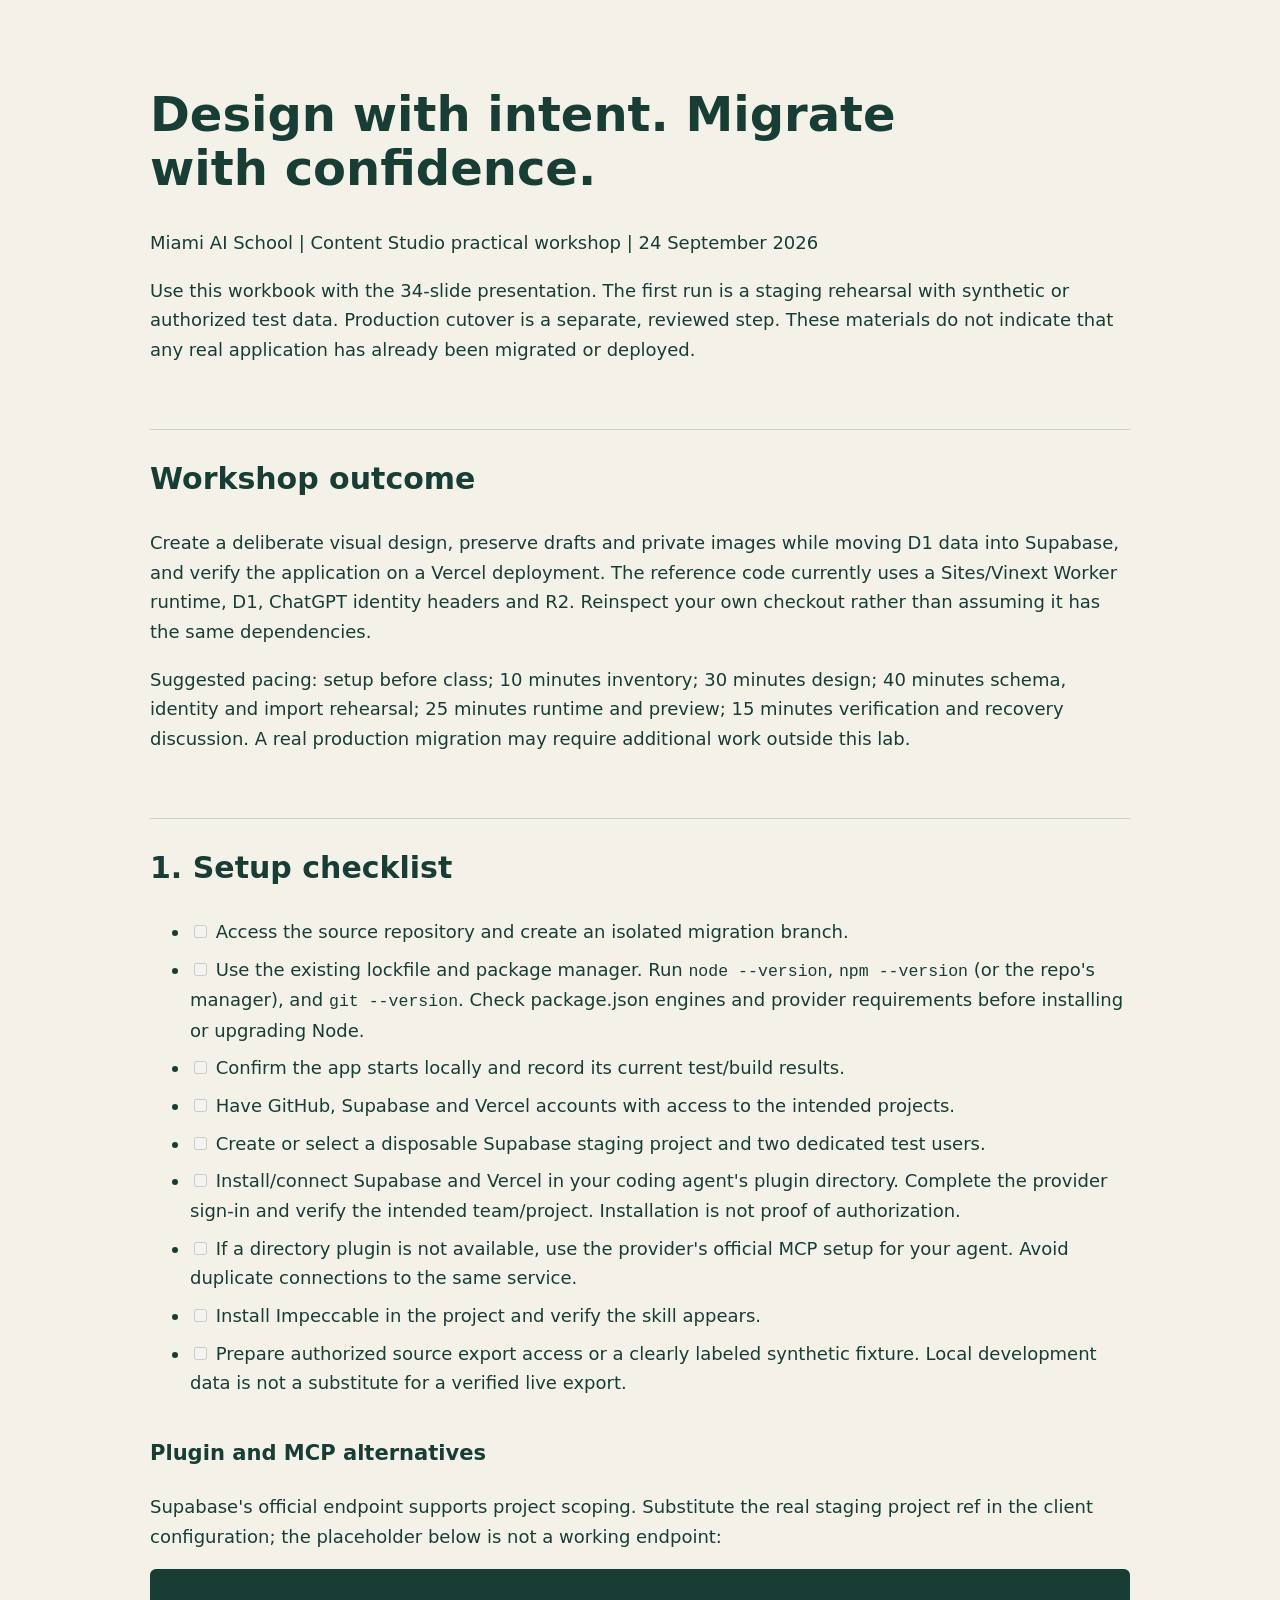
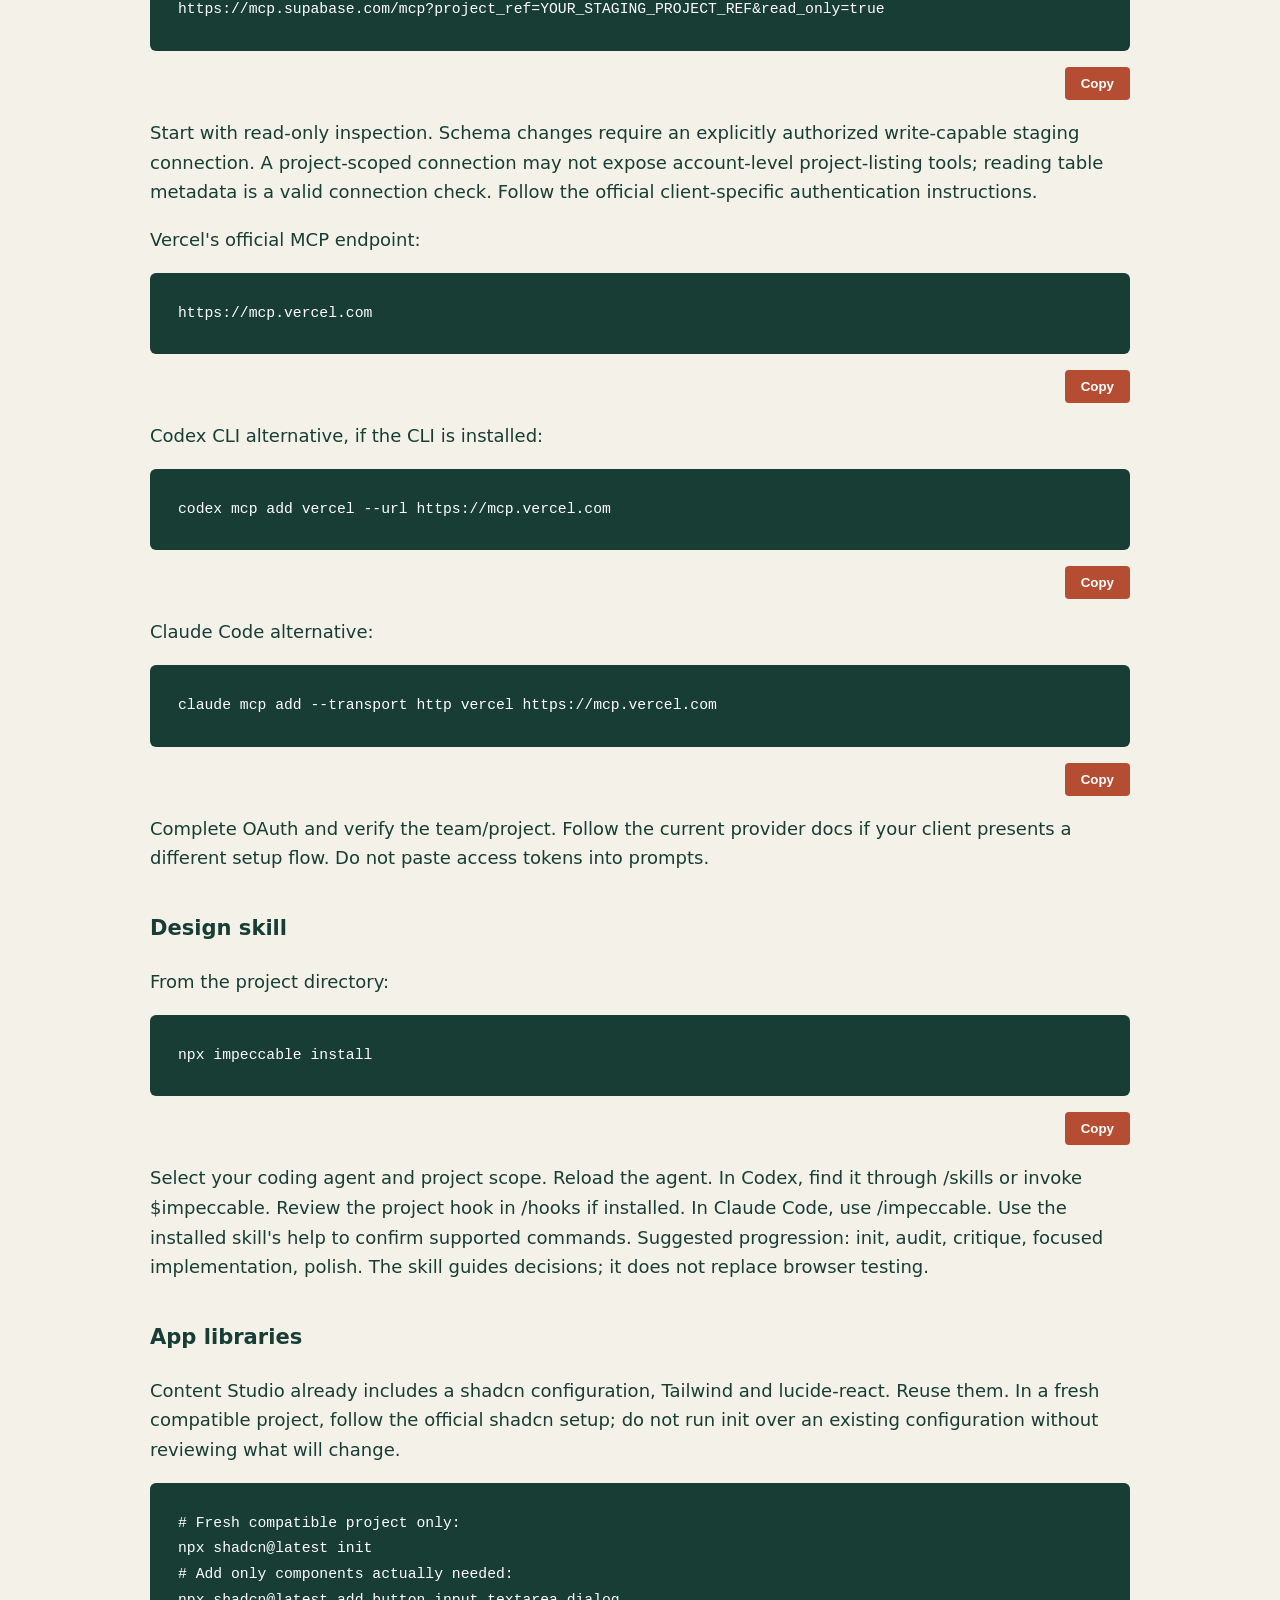
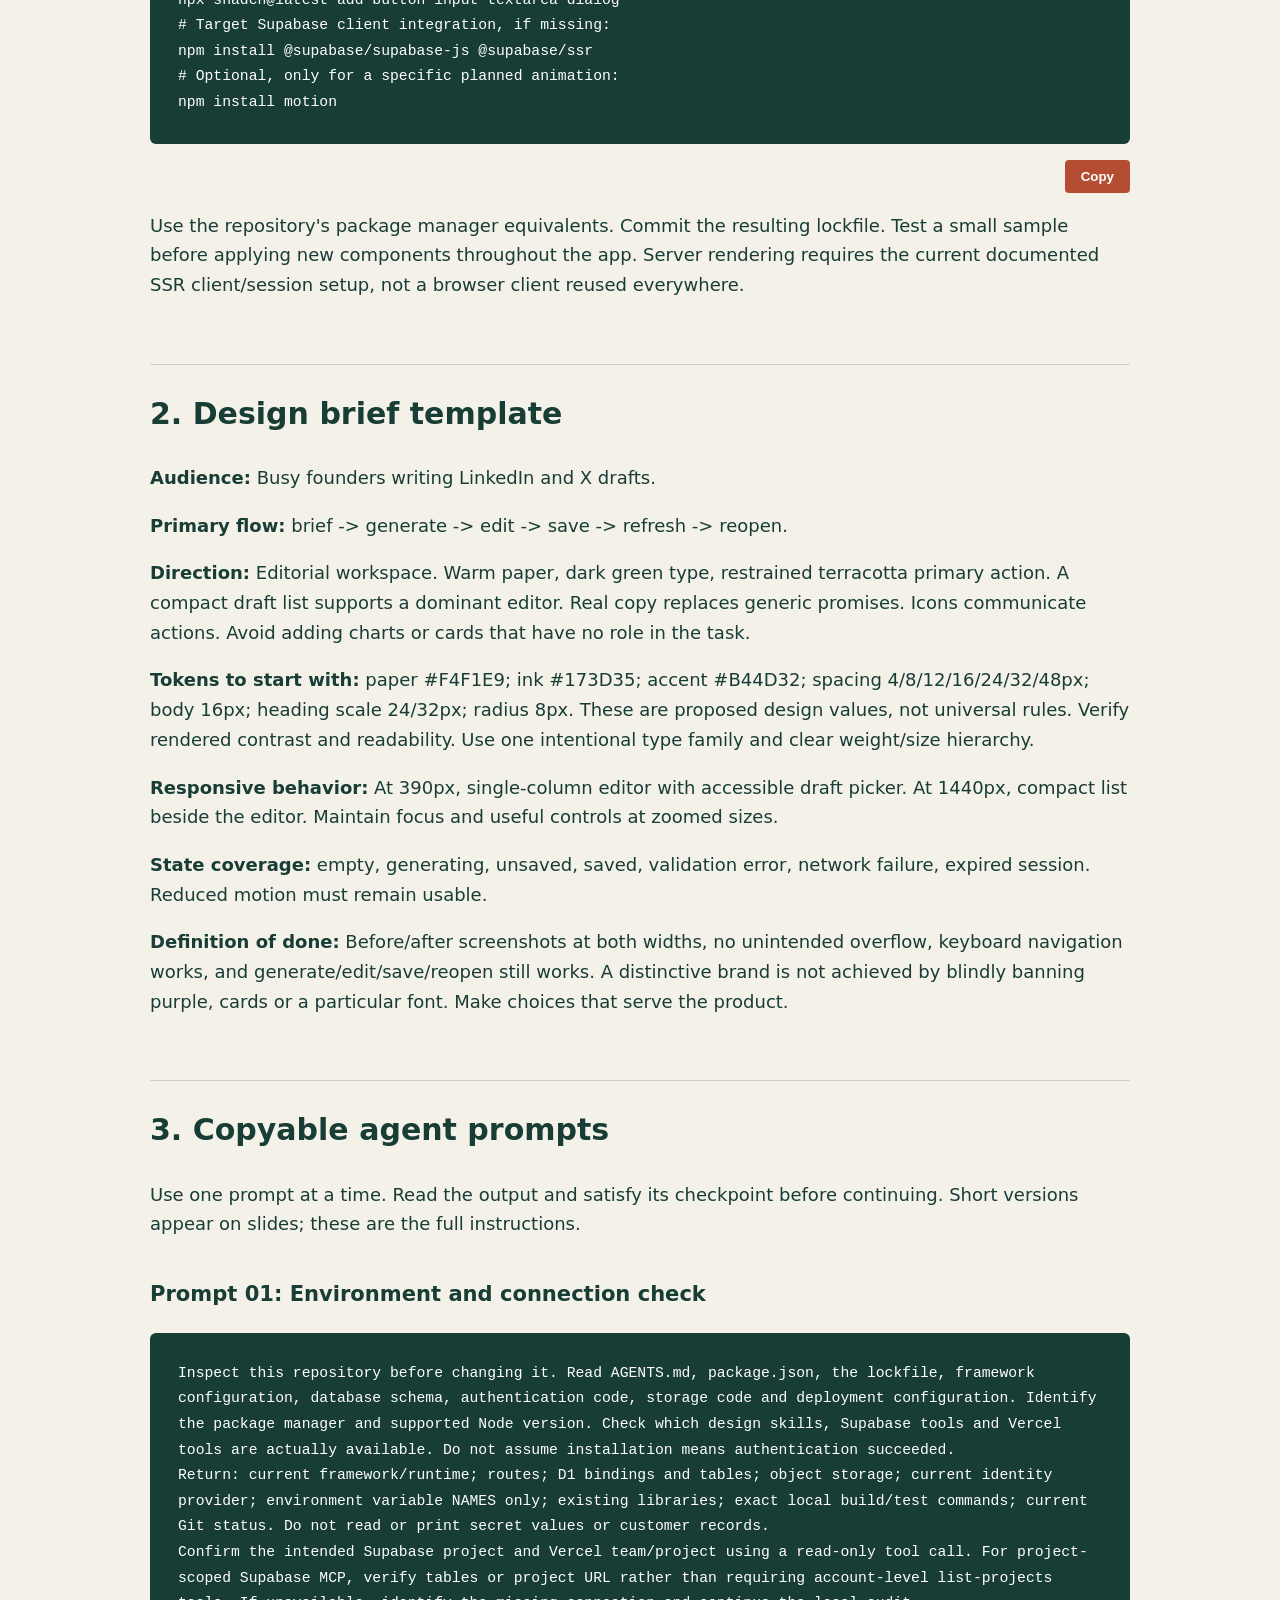
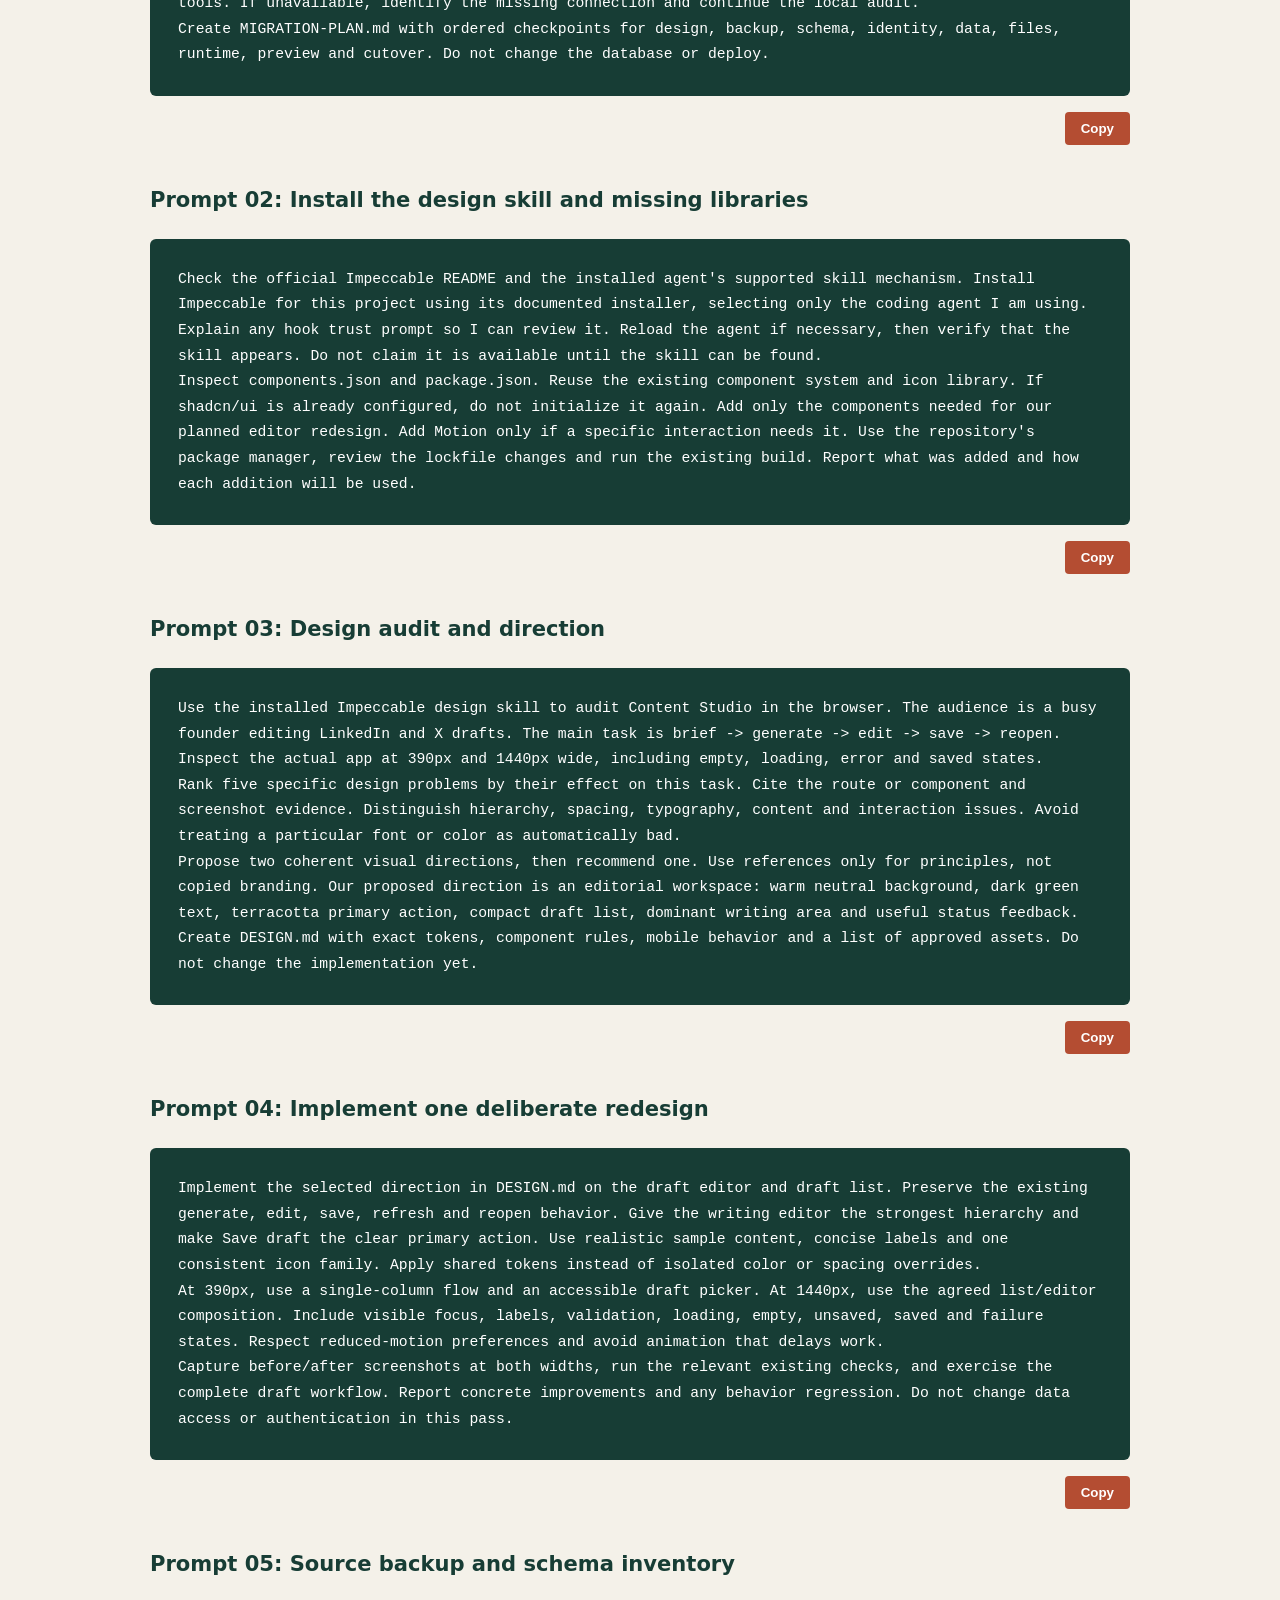
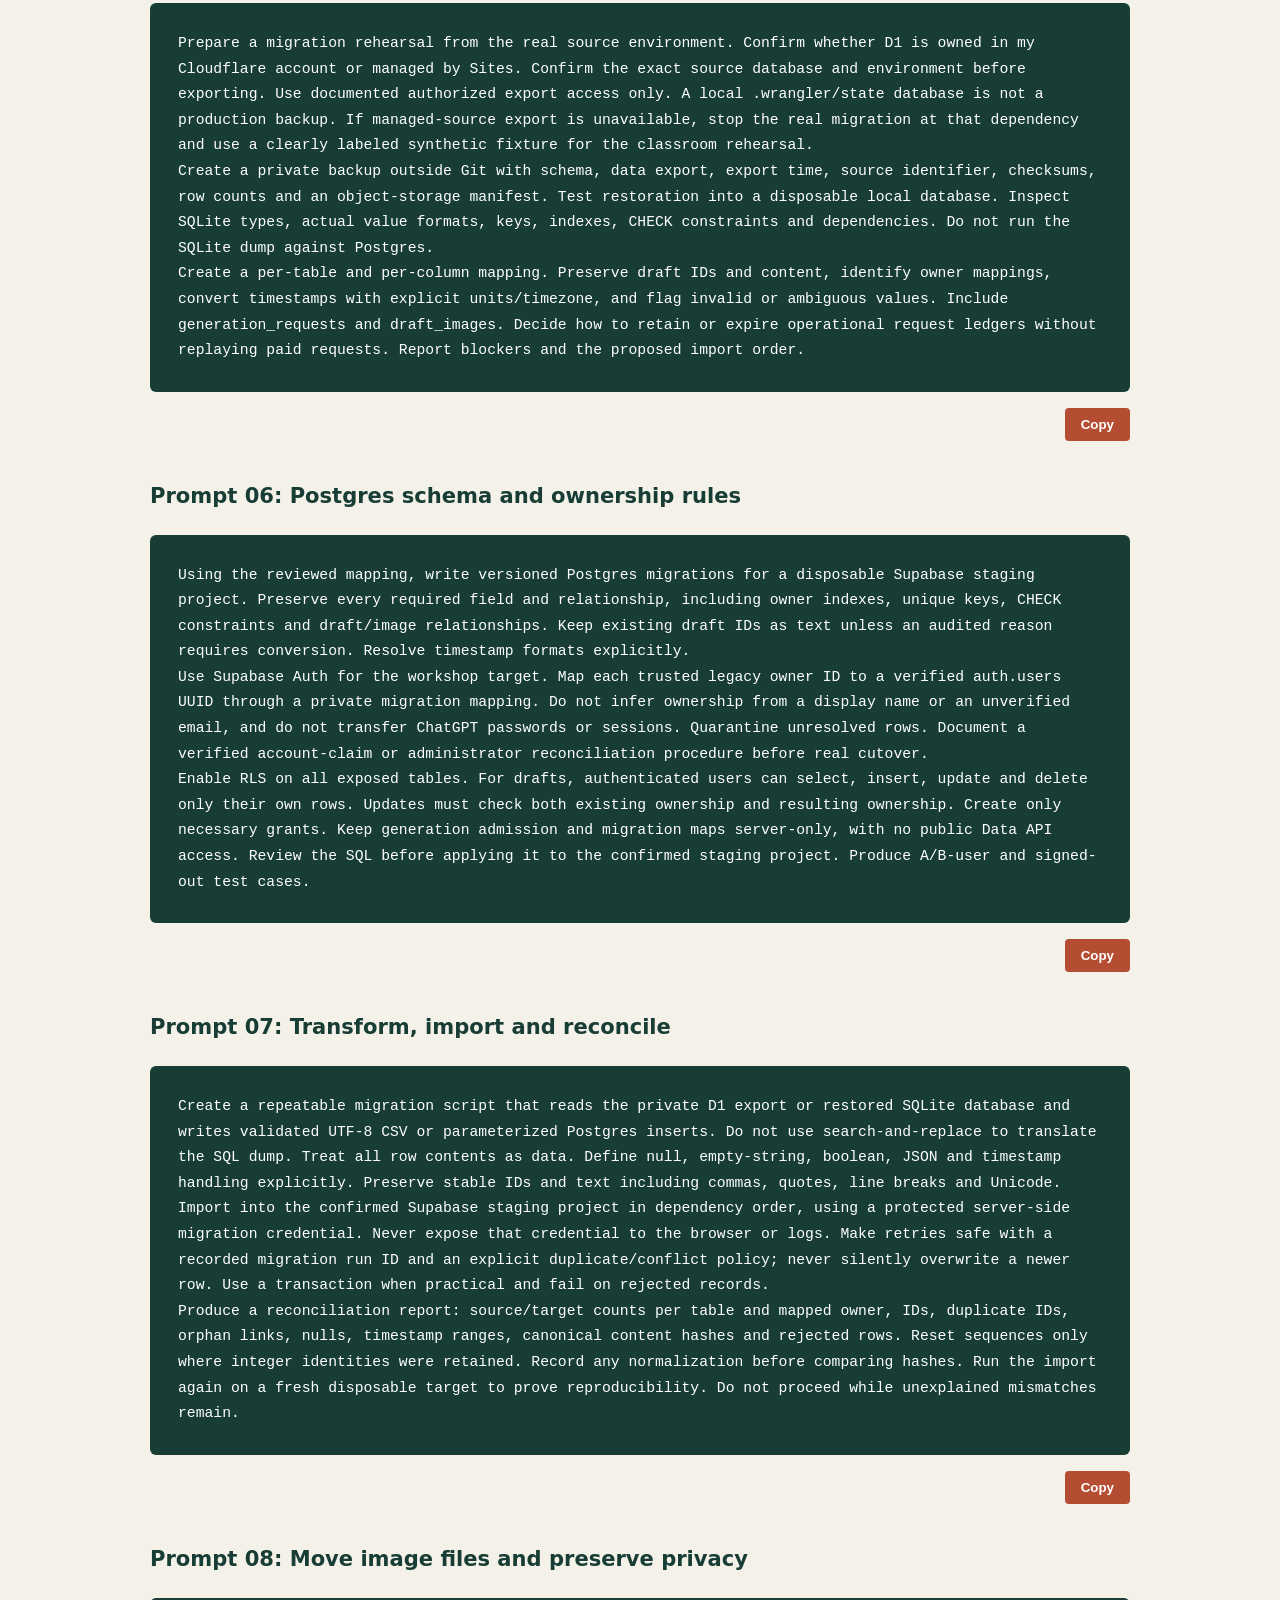
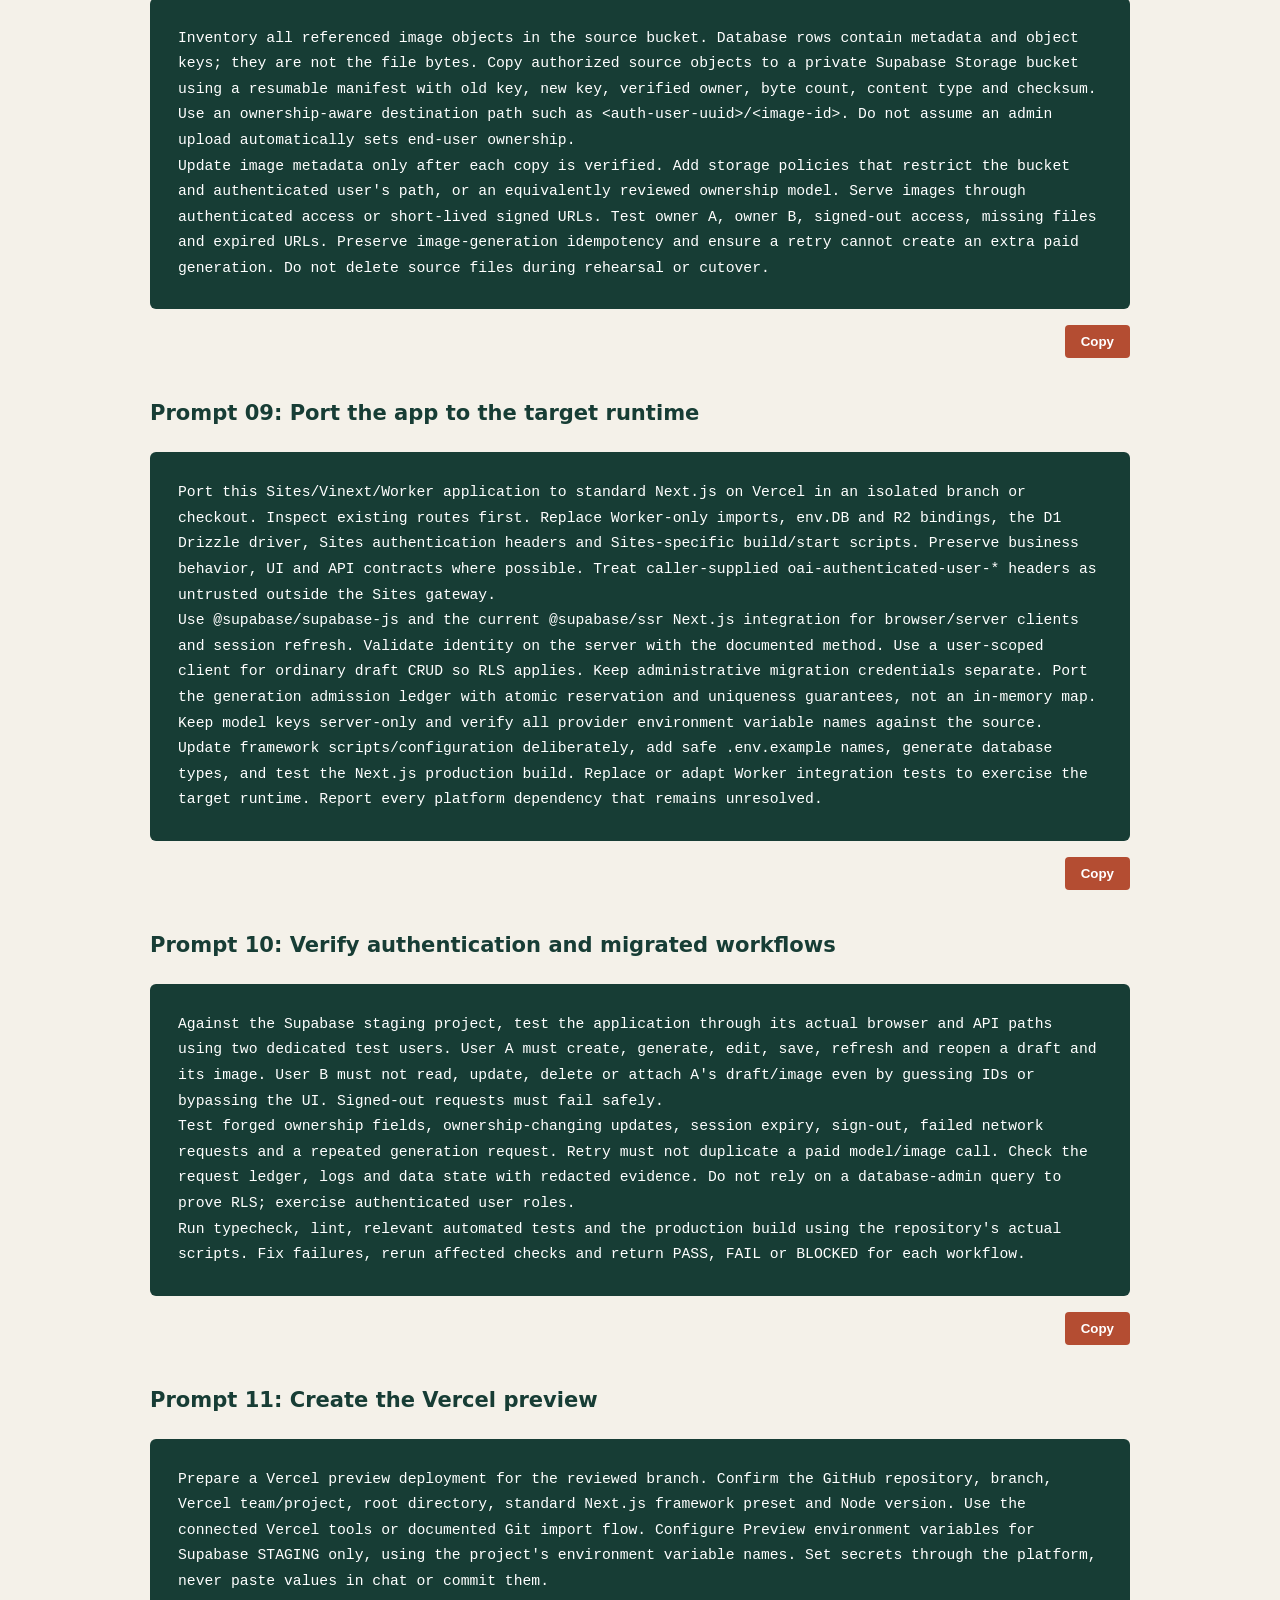
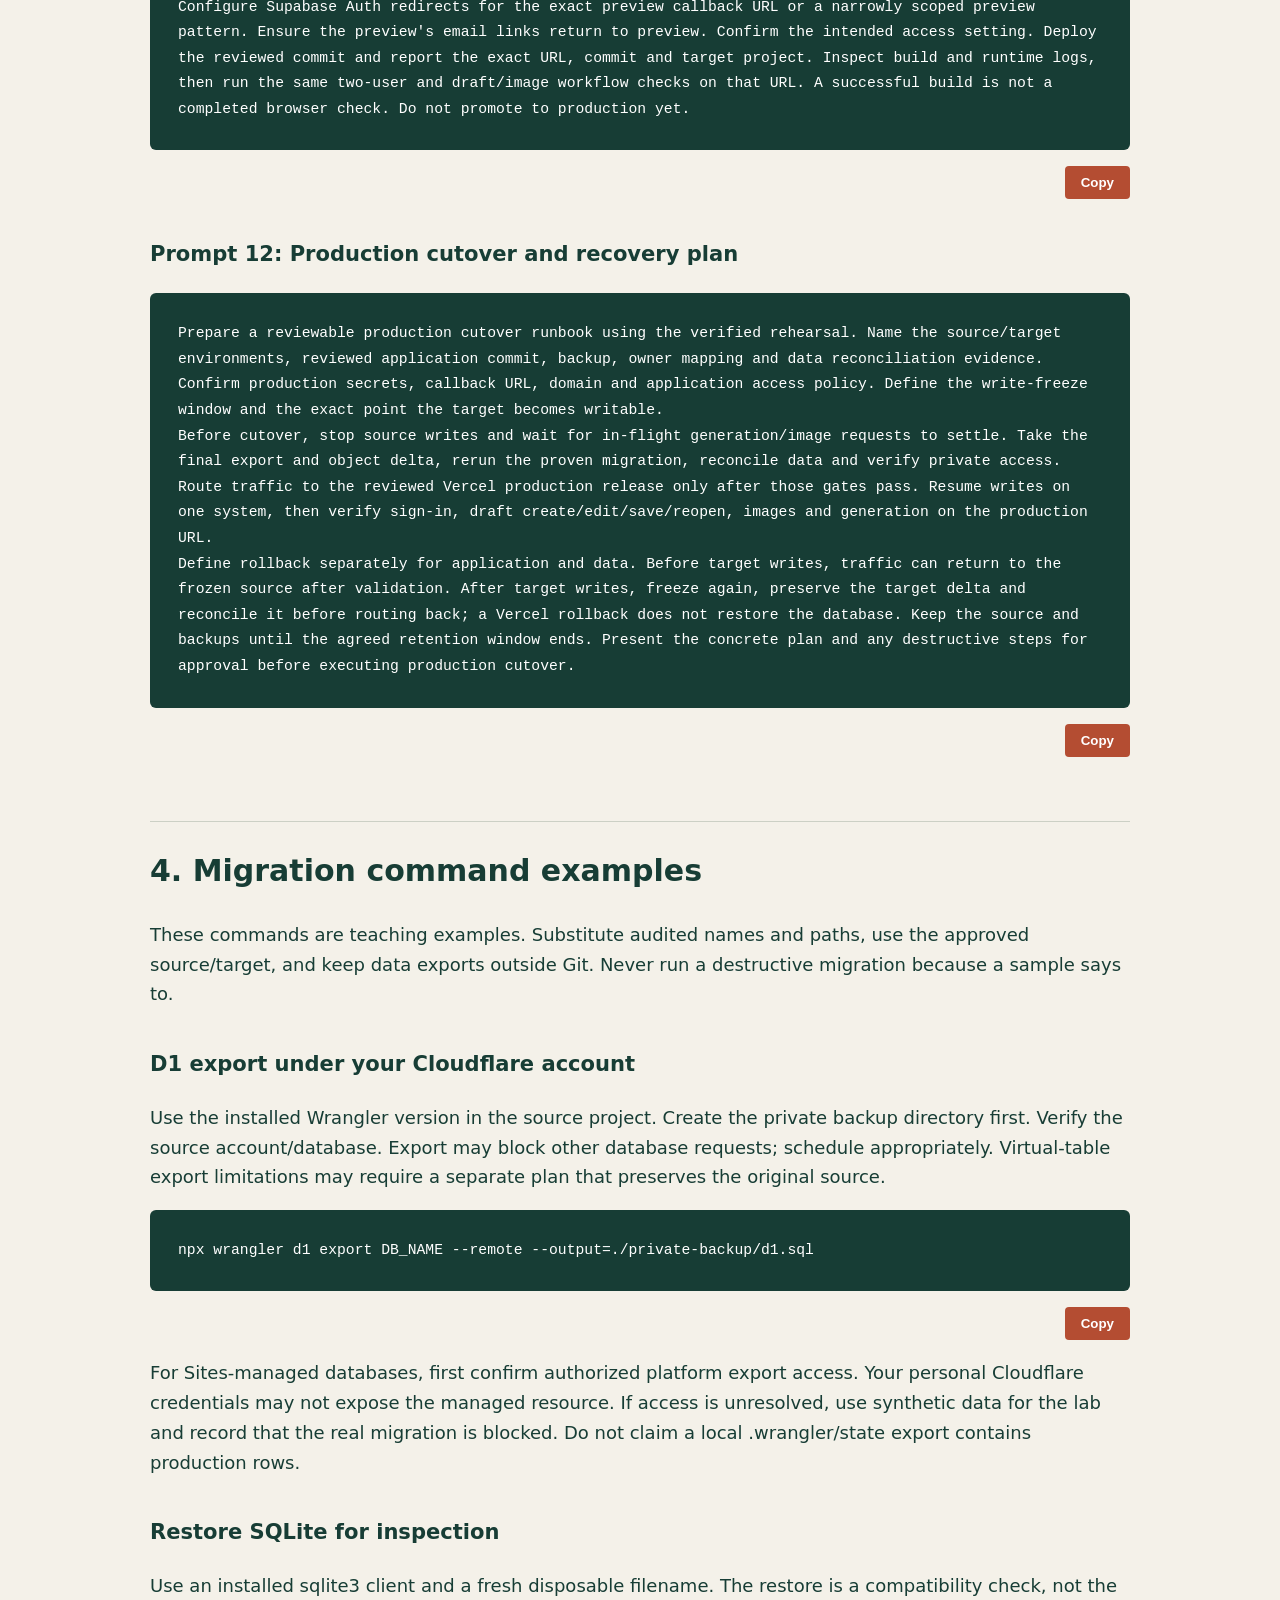
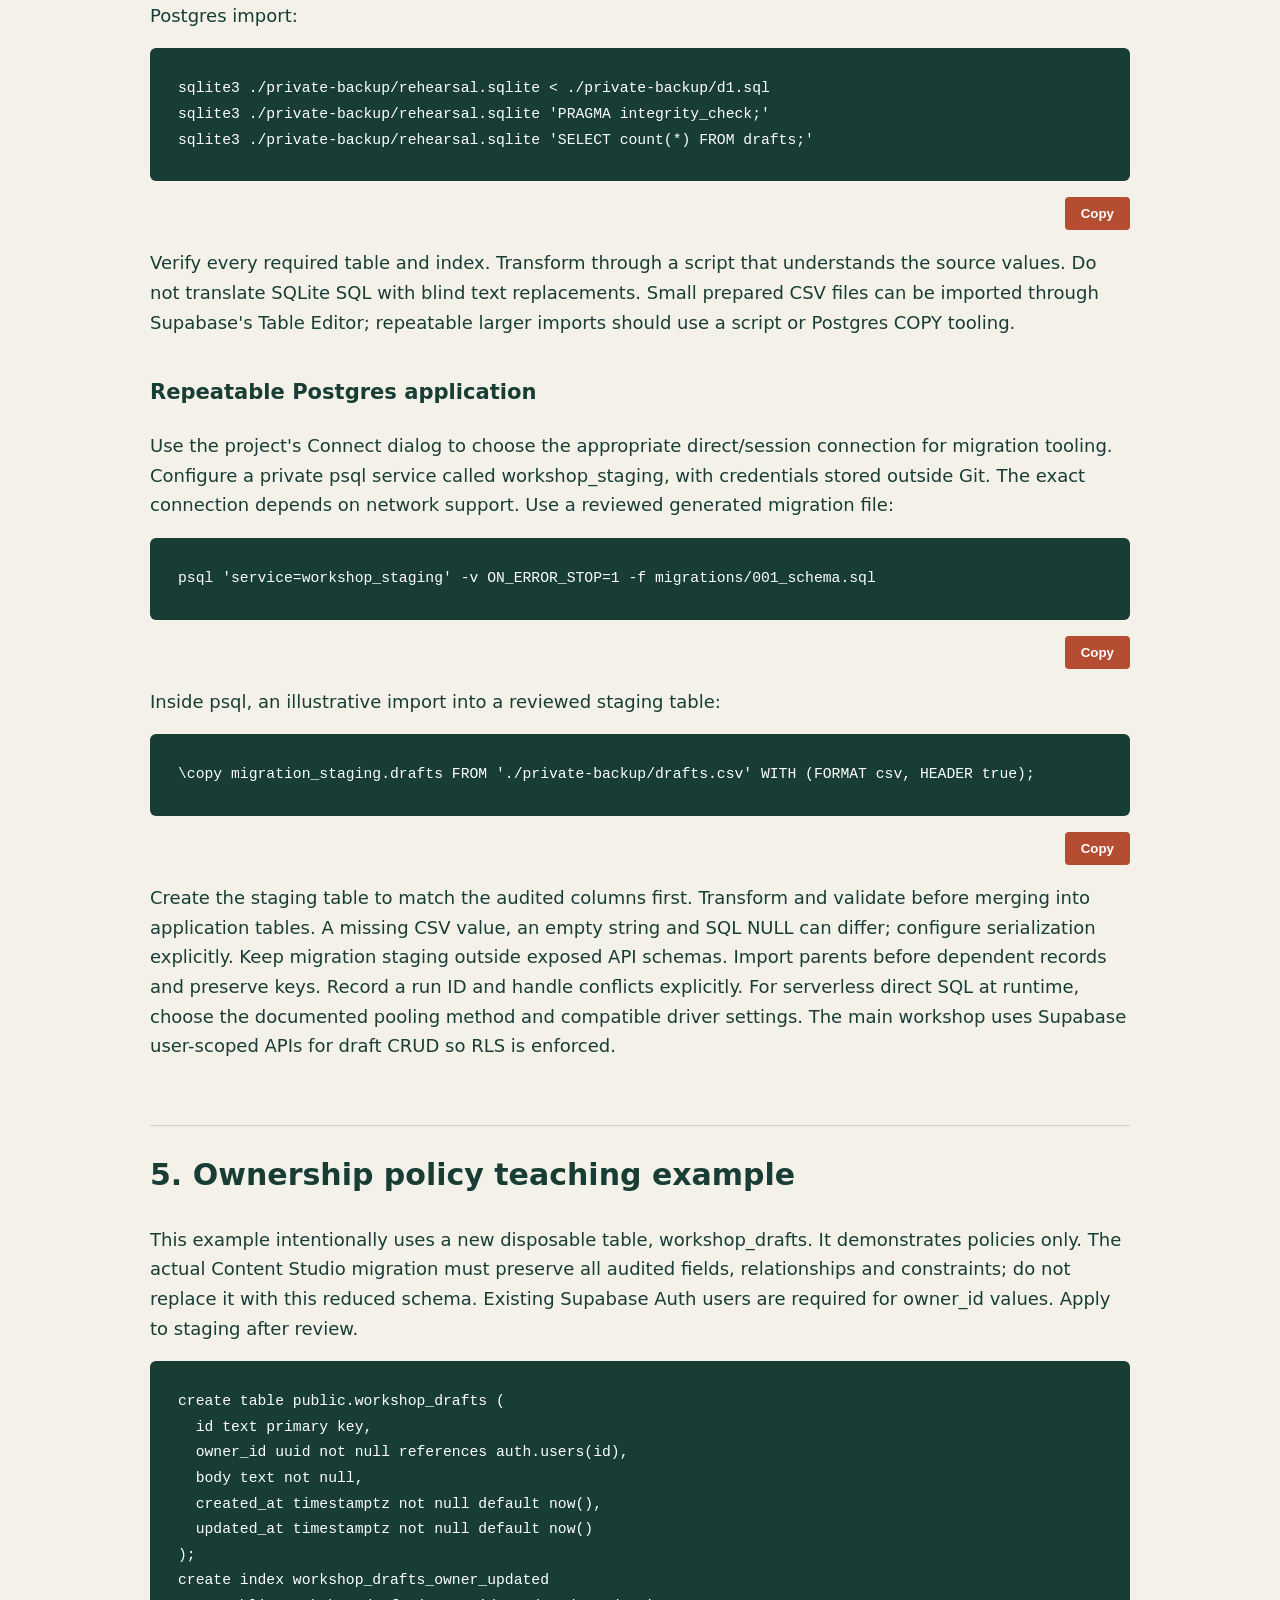
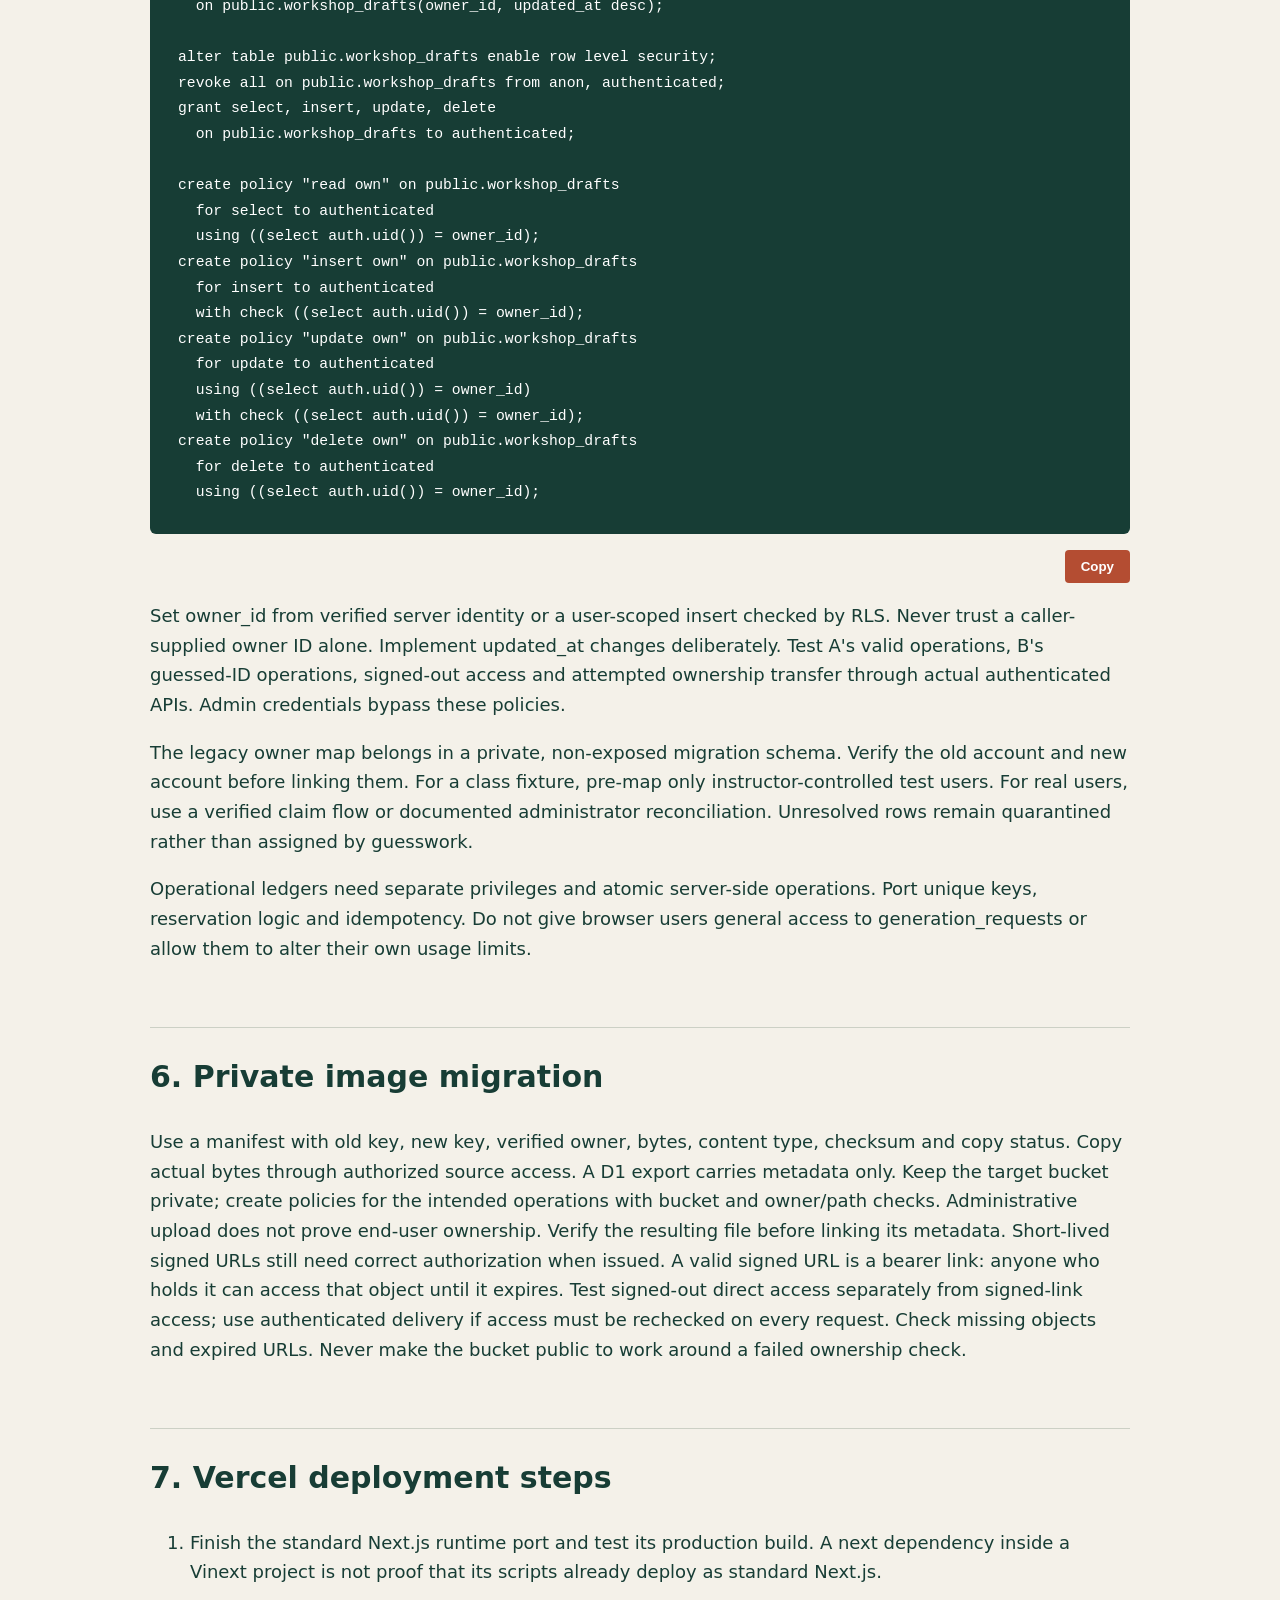
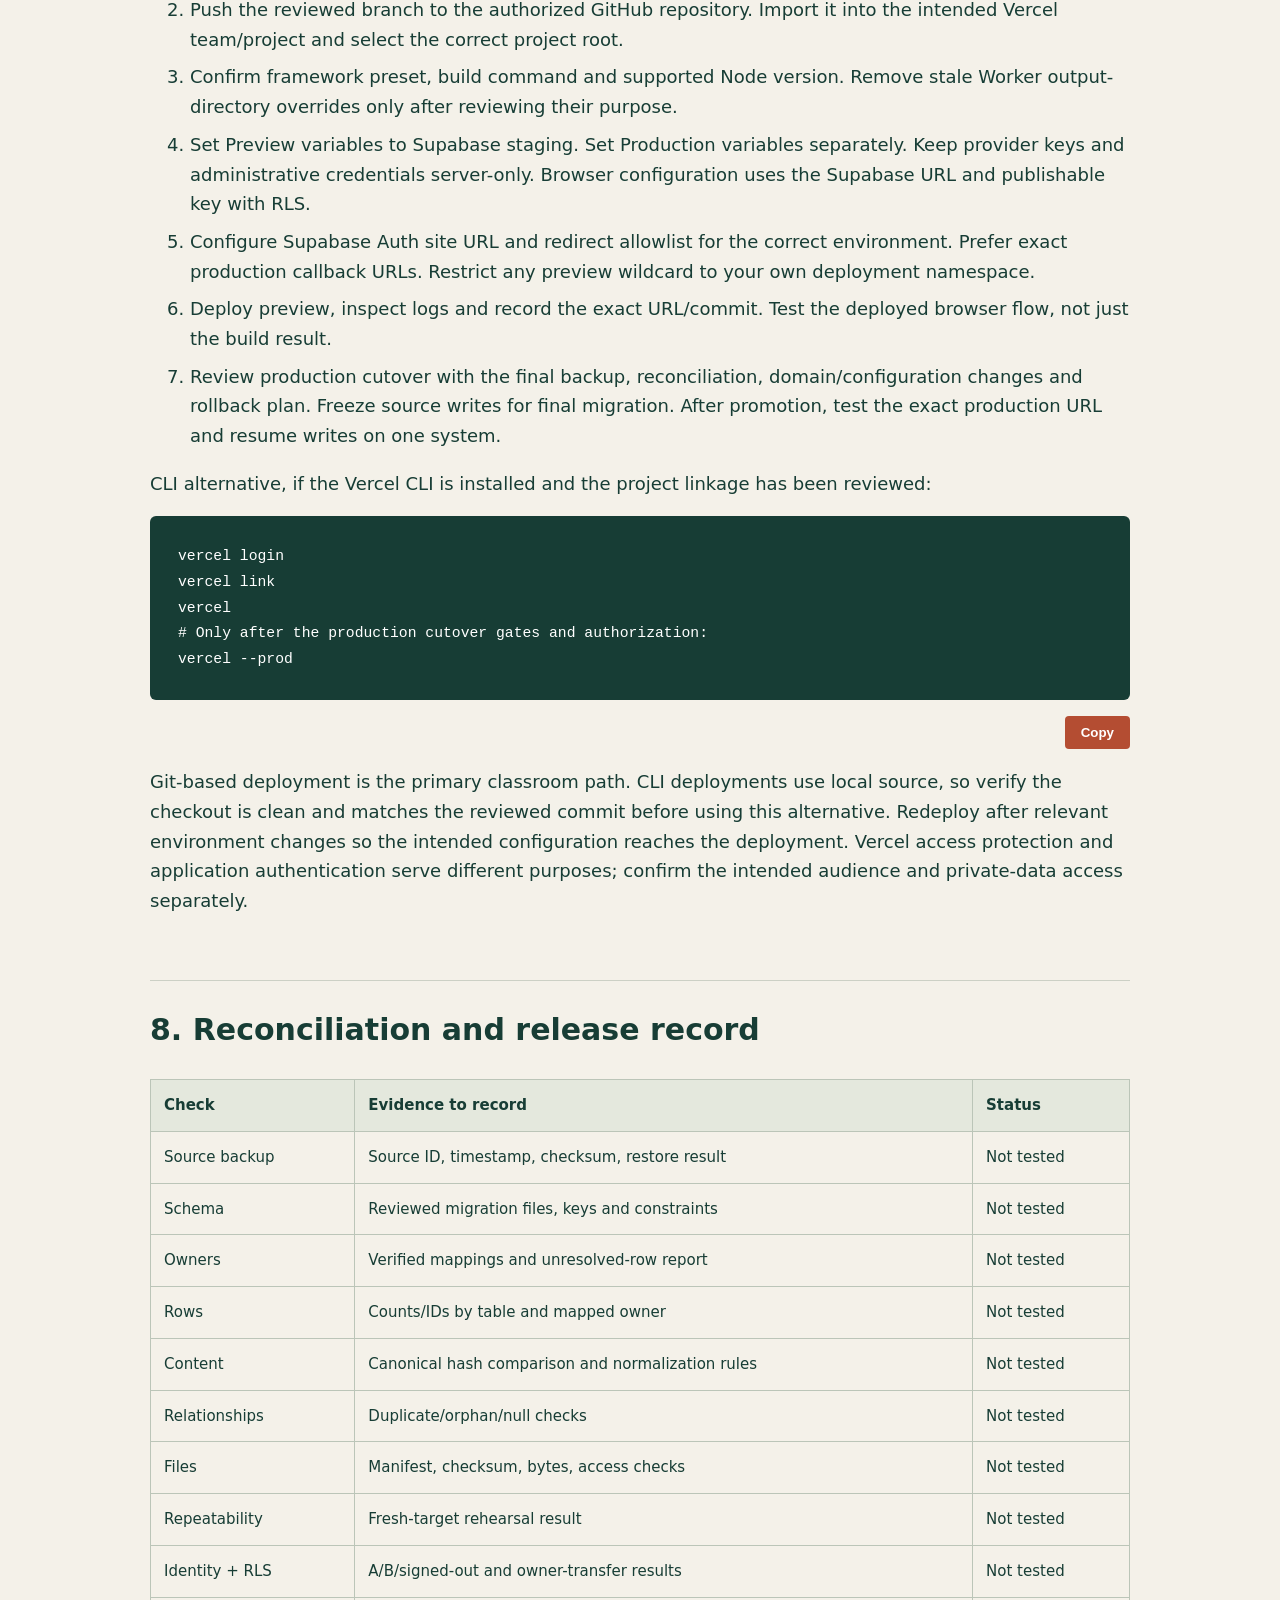
<file: course-materials/advanced-phase/design-migrate-deploy/workbook.html>
<!doctype html><html lang="en"><meta charset="utf-8"><meta name="viewport" content="width=device-width,initial-scale=1"><title>Miami AI School | Design, Migrate, Deploy</title><style>body{margin:0;background:#f4f1e9;color:#173d35;font:18px/1.65 system-ui,sans-serif}main{max-width:980px;margin:0 auto;padding:56px 28px 100px}h1{font-size:48px;line-height:1.12;max-width:760px}h2{font-size:30px;margin-top:64px;border-top:1px solid #ccd0c5;padding-top:24px}h3{margin-top:38px}a{color:#97432e}pre{white-space:pre-wrap;overflow-wrap:anywhere;background:#173d35;color:#fff;padding:28px;border-radius:6px;font:16px/1.6 ui-monospace,monospace;position:relative}code{font-size:.92em}table{border-collapse:collapse;width:100%;font-size:15px}th,td{padding:13px;border:1px solid #bbc5b8;text-align:left}th{background:#e4e8dd}.copy{display:block;margin:10px 0 0 auto;padding:9px 16px;background:#b44d32;color:white;border:0;border-radius:4px;cursor:pointer;font-weight:600}li{margin:8px 0}@media print{body{font-size:11px;background:white}main{padding:0}.copy{display:none}pre{background:#f0f2ed;color:#173d35;border:1px solid #ccc;break-inside:avoid}h2,h3{break-after:avoid}}</style><main><h1>Design with intent. Migrate with confidence.</h1>
<p>Miami AI School | Content Studio practical workshop | 24 September 2026</p>
<p>Use this workbook with the 34-slide presentation. The first run is a staging rehearsal with synthetic or authorized test data. Production cutover is a separate, reviewed step. These materials do not indicate that any real application has already been migrated or deployed.</p>
<h2>Workshop outcome</h2>
<p>Create a deliberate visual design, preserve drafts and private images while moving D1 data into Supabase, and verify the application on a Vercel deployment. The reference code currently uses a Sites/Vinext Worker runtime, D1, ChatGPT identity headers and R2. Reinspect your own checkout rather than assuming it has the same dependencies.</p>
<p>Suggested pacing: setup before class; 10 minutes inventory; 30 minutes design; 40 minutes schema, identity and import rehearsal; 25 minutes runtime and preview; 15 minutes verification and recovery discussion. A real production migration may require additional work outside this lab.</p>
<h2>1. Setup checklist</h2>
<ul>
<li><input disabled="" type="checkbox"> Access the source repository and create an isolated migration branch.</li>
<li><input disabled="" type="checkbox"> Use the existing lockfile and package manager. Run <code>node --version</code>, <code>npm --version</code> (or the repo&#39;s manager), and <code>git --version</code>. Check package.json engines and provider requirements before installing or upgrading Node.</li>
<li><input disabled="" type="checkbox"> Confirm the app starts locally and record its current test/build results.</li>
<li><input disabled="" type="checkbox"> Have GitHub, Supabase and Vercel accounts with access to the intended projects.</li>
<li><input disabled="" type="checkbox"> Create or select a disposable Supabase staging project and two dedicated test users.</li>
<li><input disabled="" type="checkbox"> Install/connect Supabase and Vercel in your coding agent&#39;s plugin directory. Complete the provider sign-in and verify the intended team/project. Installation is not proof of authorization.</li>
<li><input disabled="" type="checkbox"> If a directory plugin is not available, use the provider&#39;s official MCP setup for your agent. Avoid duplicate connections to the same service.</li>
<li><input disabled="" type="checkbox"> Install Impeccable in the project and verify the skill appears.</li>
<li><input disabled="" type="checkbox"> Prepare authorized source export access or a clearly labeled synthetic fixture. Local development data is not a substitute for a verified live export.</li>
</ul>
<h3>Plugin and MCP alternatives</h3>
<p>Supabase&#39;s official endpoint supports project scoping. Substitute the real staging project ref in the client configuration; the placeholder below is not a working endpoint:</p>
<pre><code class="language-text">https://mcp.supabase.com/mcp?project_ref=YOUR_STAGING_PROJECT_REF&amp;read_only=true
</code></pre>
<p>Start with read-only inspection. Schema changes require an explicitly authorized write-capable staging connection. A project-scoped connection may not expose account-level project-listing tools; reading table metadata is a valid connection check. Follow the official client-specific authentication instructions.</p>
<p>Vercel&#39;s official MCP endpoint:</p>
<pre><code class="language-text">https://mcp.vercel.com
</code></pre>
<p>Codex CLI alternative, if the CLI is installed:</p>
<pre><code class="language-bash">codex mcp add vercel --url https://mcp.vercel.com
</code></pre>
<p>Claude Code alternative:</p>
<pre><code class="language-bash">claude mcp add --transport http vercel https://mcp.vercel.com
</code></pre>
<p>Complete OAuth and verify the team/project. Follow the current provider docs if your client presents a different setup flow. Do not paste access tokens into prompts.</p>
<h3>Design skill</h3>
<p>From the project directory:</p>
<pre><code class="language-bash">npx impeccable install
</code></pre>
<p>Select your coding agent and project scope. Reload the agent. In Codex, find it through /skills or invoke $impeccable. Review the project hook in /hooks if installed. In Claude Code, use /impeccable. Use the installed skill&#39;s help to confirm supported commands. Suggested progression: init, audit, critique, focused implementation, polish. The skill guides decisions; it does not replace browser testing.</p>
<h3>App libraries</h3>
<p>Content Studio already includes a shadcn configuration, Tailwind and lucide-react. Reuse them. In a fresh compatible project, follow the official shadcn setup; do not run init over an existing configuration without reviewing what will change.</p>
<pre><code class="language-bash"># Fresh compatible project only:
npx shadcn@latest init
# Add only components actually needed:
npx shadcn@latest add button input textarea dialog
# Target Supabase client integration, if missing:
npm install @supabase/supabase-js @supabase/ssr
# Optional, only for a specific planned animation:
npm install motion
</code></pre>
<p>Use the repository&#39;s package manager equivalents. Commit the resulting lockfile. Test a small sample before applying new components throughout the app. Server rendering requires the current documented SSR client/session setup, not a browser client reused everywhere.</p>
<h2>2. Design brief template</h2>
<p><strong>Audience:</strong> Busy founders writing LinkedIn and X drafts.</p>
<p><strong>Primary flow:</strong> brief -&gt; generate -&gt; edit -&gt; save -&gt; refresh -&gt; reopen.</p>
<p><strong>Direction:</strong> Editorial workspace. Warm paper, dark green type, restrained terracotta primary action. A compact draft list supports a dominant editor. Real copy replaces generic promises. Icons communicate actions. Avoid adding charts or cards that have no role in the task.</p>
<p><strong>Tokens to start with:</strong> paper #F4F1E9; ink #173D35; accent #B44D32; spacing 4/8/12/16/24/32/48px; body 16px; heading scale 24/32px; radius 8px. These are proposed design values, not universal rules. Verify rendered contrast and readability. Use one intentional type family and clear weight/size hierarchy.</p>
<p><strong>Responsive behavior:</strong> At 390px, single-column editor with accessible draft picker. At 1440px, compact list beside the editor. Maintain focus and useful controls at zoomed sizes.</p>
<p><strong>State coverage:</strong> empty, generating, unsaved, saved, validation error, network failure, expired session. Reduced motion must remain usable.</p>
<p><strong>Definition of done:</strong> Before/after screenshots at both widths, no unintended overflow, keyboard navigation works, and generate/edit/save/reopen still works. A distinctive brand is not achieved by blindly banning purple, cards or a particular font. Make choices that serve the product.</p>
<h2>3. Copyable agent prompts</h2>
<p>Use one prompt at a time. Read the output and satisfy its checkpoint before continuing. Short versions appear on slides; these are the full instructions.</p>
<h3>Prompt 01: Environment and connection check</h3>
<pre><code class="language-text">Inspect this repository before changing it. Read AGENTS.md, package.json, the lockfile, framework configuration, database schema, authentication code, storage code and deployment configuration. Identify the package manager and supported Node version. Check which design skills, Supabase tools and Vercel tools are actually available. Do not assume installation means authentication succeeded.
Return: current framework/runtime; routes; D1 bindings and tables; object storage; current identity provider; environment variable NAMES only; existing libraries; exact local build/test commands; current Git status. Do not read or print secret values or customer records.
Confirm the intended Supabase project and Vercel team/project using a read-only tool call. For project-scoped Supabase MCP, verify tables or project URL rather than requiring account-level list-projects tools. If unavailable, identify the missing connection and continue the local audit.
Create MIGRATION-PLAN.md with ordered checkpoints for design, backup, schema, identity, data, files, runtime, preview and cutover. Do not change the database or deploy.
</code></pre>
<h3>Prompt 02: Install the design skill and missing libraries</h3>
<pre><code class="language-text">Check the official Impeccable README and the installed agent&#39;s supported skill mechanism. Install Impeccable for this project using its documented installer, selecting only the coding agent I am using. Explain any hook trust prompt so I can review it. Reload the agent if necessary, then verify that the skill appears. Do not claim it is available until the skill can be found.
Inspect components.json and package.json. Reuse the existing component system and icon library. If shadcn/ui is already configured, do not initialize it again. Add only the components needed for our planned editor redesign. Add Motion only if a specific interaction needs it. Use the repository&#39;s package manager, review the lockfile changes and run the existing build. Report what was added and how each addition will be used.
</code></pre>
<h3>Prompt 03: Design audit and direction</h3>
<pre><code class="language-text">Use the installed Impeccable design skill to audit Content Studio in the browser. The audience is a busy founder editing LinkedIn and X drafts. The main task is brief -&gt; generate -&gt; edit -&gt; save -&gt; reopen. Inspect the actual app at 390px and 1440px wide, including empty, loading, error and saved states.
Rank five specific design problems by their effect on this task. Cite the route or component and screenshot evidence. Distinguish hierarchy, spacing, typography, content and interaction issues. Avoid treating a particular font or color as automatically bad.
Propose two coherent visual directions, then recommend one. Use references only for principles, not copied branding. Our proposed direction is an editorial workspace: warm neutral background, dark green text, terracotta primary action, compact draft list, dominant writing area and useful status feedback. Create DESIGN.md with exact tokens, component rules, mobile behavior and a list of approved assets. Do not change the implementation yet.
</code></pre>
<h3>Prompt 04: Implement one deliberate redesign</h3>
<pre><code class="language-text">Implement the selected direction in DESIGN.md on the draft editor and draft list. Preserve the existing generate, edit, save, refresh and reopen behavior. Give the writing editor the strongest hierarchy and make Save draft the clear primary action. Use realistic sample content, concise labels and one consistent icon family. Apply shared tokens instead of isolated color or spacing overrides.
At 390px, use a single-column flow and an accessible draft picker. At 1440px, use the agreed list/editor composition. Include visible focus, labels, validation, loading, empty, unsaved, saved and failure states. Respect reduced-motion preferences and avoid animation that delays work.
Capture before/after screenshots at both widths, run the relevant existing checks, and exercise the complete draft workflow. Report concrete improvements and any behavior regression. Do not change data access or authentication in this pass.
</code></pre>
<h3>Prompt 05: Source backup and schema inventory</h3>
<pre><code class="language-text">Prepare a migration rehearsal from the real source environment. Confirm whether D1 is owned in my Cloudflare account or managed by Sites. Confirm the exact source database and environment before exporting. Use documented authorized export access only. A local .wrangler/state database is not a production backup. If managed-source export is unavailable, stop the real migration at that dependency and use a clearly labeled synthetic fixture for the classroom rehearsal.
Create a private backup outside Git with schema, data export, export time, source identifier, checksums, row counts and an object-storage manifest. Test restoration into a disposable local database. Inspect SQLite types, actual value formats, keys, indexes, CHECK constraints and dependencies. Do not run the SQLite dump against Postgres.
Create a per-table and per-column mapping. Preserve draft IDs and content, identify owner mappings, convert timestamps with explicit units/timezone, and flag invalid or ambiguous values. Include generation_requests and draft_images. Decide how to retain or expire operational request ledgers without replaying paid requests. Report blockers and the proposed import order.
</code></pre>
<h3>Prompt 06: Postgres schema and ownership rules</h3>
<pre><code class="language-text">Using the reviewed mapping, write versioned Postgres migrations for a disposable Supabase staging project. Preserve every required field and relationship, including owner indexes, unique keys, CHECK constraints and draft/image relationships. Keep existing draft IDs as text unless an audited reason requires conversion. Resolve timestamp formats explicitly.
Use Supabase Auth for the workshop target. Map each trusted legacy owner ID to a verified auth.users UUID through a private migration mapping. Do not infer ownership from a display name or an unverified email, and do not transfer ChatGPT passwords or sessions. Quarantine unresolved rows. Document a verified account-claim or administrator reconciliation procedure before real cutover.
Enable RLS on all exposed tables. For drafts, authenticated users can select, insert, update and delete only their own rows. Updates must check both existing ownership and resulting ownership. Create only necessary grants. Keep generation admission and migration maps server-only, with no public Data API access. Review the SQL before applying it to the confirmed staging project. Produce A/B-user and signed-out test cases.
</code></pre>
<h3>Prompt 07: Transform, import and reconcile</h3>
<pre><code class="language-text">Create a repeatable migration script that reads the private D1 export or restored SQLite database and writes validated UTF-8 CSV or parameterized Postgres inserts. Do not use search-and-replace to translate the SQL dump. Treat all row contents as data. Define null, empty-string, boolean, JSON and timestamp handling explicitly. Preserve stable IDs and text including commas, quotes, line breaks and Unicode.
Import into the confirmed Supabase staging project in dependency order, using a protected server-side migration credential. Never expose that credential to the browser or logs. Make retries safe with a recorded migration run ID and an explicit duplicate/conflict policy; never silently overwrite a newer row. Use a transaction when practical and fail on rejected records.
Produce a reconciliation report: source/target counts per table and mapped owner, IDs, duplicate IDs, orphan links, nulls, timestamp ranges, canonical content hashes and rejected rows. Reset sequences only where integer identities were retained. Record any normalization before comparing hashes. Run the import again on a fresh disposable target to prove reproducibility. Do not proceed while unexplained mismatches remain.
</code></pre>
<h3>Prompt 08: Move image files and preserve privacy</h3>
<pre><code class="language-text">Inventory all referenced image objects in the source bucket. Database rows contain metadata and object keys; they are not the file bytes. Copy authorized source objects to a private Supabase Storage bucket using a resumable manifest with old key, new key, verified owner, byte count, content type and checksum. Use an ownership-aware destination path such as &lt;auth-user-uuid&gt;/&lt;image-id&gt;. Do not assume an admin upload automatically sets end-user ownership.
Update image metadata only after each copy is verified. Add storage policies that restrict the bucket and authenticated user&#39;s path, or an equivalently reviewed ownership model. Serve images through authenticated access or short-lived signed URLs. Test owner A, owner B, signed-out access, missing files and expired URLs. Preserve image-generation idempotency and ensure a retry cannot create an extra paid generation. Do not delete source files during rehearsal or cutover.
</code></pre>
<h3>Prompt 09: Port the app to the target runtime</h3>
<pre><code class="language-text">Port this Sites/Vinext/Worker application to standard Next.js on Vercel in an isolated branch or checkout. Inspect existing routes first. Replace Worker-only imports, env.DB and R2 bindings, the D1 Drizzle driver, Sites authentication headers and Sites-specific build/start scripts. Preserve business behavior, UI and API contracts where possible. Treat caller-supplied oai-authenticated-user-* headers as untrusted outside the Sites gateway.
Use @supabase/supabase-js and the current @supabase/ssr Next.js integration for browser/server clients and session refresh. Validate identity on the server with the documented method. Use a user-scoped client for ordinary draft CRUD so RLS applies. Keep administrative migration credentials separate. Port the generation admission ledger with atomic reservation and uniqueness guarantees, not an in-memory map. Keep model keys server-only and verify all provider environment variable names against the source.
Update framework scripts/configuration deliberately, add safe .env.example names, generate database types, and test the Next.js production build. Replace or adapt Worker integration tests to exercise the target runtime. Report every platform dependency that remains unresolved.
</code></pre>
<h3>Prompt 10: Verify authentication and migrated workflows</h3>
<pre><code class="language-text">Against the Supabase staging project, test the application through its actual browser and API paths using two dedicated test users. User A must create, generate, edit, save, refresh and reopen a draft and its image. User B must not read, update, delete or attach A&#39;s draft/image even by guessing IDs or bypassing the UI. Signed-out requests must fail safely.
Test forged ownership fields, ownership-changing updates, session expiry, sign-out, failed network requests and a repeated generation request. Retry must not duplicate a paid model/image call. Check the request ledger, logs and data state with redacted evidence. Do not rely on a database-admin query to prove RLS; exercise authenticated user roles.
Run typecheck, lint, relevant automated tests and the production build using the repository&#39;s actual scripts. Fix failures, rerun affected checks and return PASS, FAIL or BLOCKED for each workflow.
</code></pre>
<h3>Prompt 11: Create the Vercel preview</h3>
<pre><code class="language-text">Prepare a Vercel preview deployment for the reviewed branch. Confirm the GitHub repository, branch, Vercel team/project, root directory, standard Next.js framework preset and Node version. Use the connected Vercel tools or documented Git import flow. Configure Preview environment variables for Supabase STAGING only, using the project&#39;s environment variable names. Set secrets through the platform, never paste values in chat or commit them.
Configure Supabase Auth redirects for the exact preview callback URL or a narrowly scoped preview pattern. Ensure the preview&#39;s email links return to preview. Confirm the intended access setting. Deploy the reviewed commit and report the exact URL, commit and target project. Inspect build and runtime logs, then run the same two-user and draft/image workflow checks on that URL. A successful build is not a completed browser check. Do not promote to production yet.
</code></pre>
<h3>Prompt 12: Production cutover and recovery plan</h3>
<pre><code class="language-text">Prepare a reviewable production cutover runbook using the verified rehearsal. Name the source/target environments, reviewed application commit, backup, owner mapping and data reconciliation evidence. Confirm production secrets, callback URL, domain and application access policy. Define the write-freeze window and the exact point the target becomes writable.
Before cutover, stop source writes and wait for in-flight generation/image requests to settle. Take the final export and object delta, rerun the proven migration, reconcile data and verify private access. Route traffic to the reviewed Vercel production release only after those gates pass. Resume writes on one system, then verify sign-in, draft create/edit/save/reopen, images and generation on the production URL.
Define rollback separately for application and data. Before target writes, traffic can return to the frozen source after validation. After target writes, freeze again, preserve the target delta and reconcile it before routing back; a Vercel rollback does not restore the database. Keep the source and backups until the agreed retention window ends. Present the concrete plan and any destructive steps for approval before executing production cutover.
</code></pre>
<h2>4. Migration command examples</h2>
<p>These commands are teaching examples. Substitute audited names and paths, use the approved source/target, and keep data exports outside Git. Never run a destructive migration because a sample says to.</p>
<h3>D1 export under your Cloudflare account</h3>
<p>Use the installed Wrangler version in the source project. Create the private backup directory first. Verify the source account/database. Export may block other database requests; schedule appropriately. Virtual-table export limitations may require a separate plan that preserves the original source.</p>
<pre><code class="language-bash">npx wrangler d1 export DB_NAME --remote --output=./private-backup/d1.sql
</code></pre>
<p>For Sites-managed databases, first confirm authorized platform export access. Your personal Cloudflare credentials may not expose the managed resource. If access is unresolved, use synthetic data for the lab and record that the real migration is blocked. Do not claim a local .wrangler/state export contains production rows.</p>
<h3>Restore SQLite for inspection</h3>
<p>Use an installed sqlite3 client and a fresh disposable filename. The restore is a compatibility check, not the Postgres import:</p>
<pre><code class="language-bash">sqlite3 ./private-backup/rehearsal.sqlite &lt; ./private-backup/d1.sql
sqlite3 ./private-backup/rehearsal.sqlite &#39;PRAGMA integrity_check;&#39;
sqlite3 ./private-backup/rehearsal.sqlite &#39;SELECT count(*) FROM drafts;&#39;
</code></pre>
<p>Verify every required table and index. Transform through a script that understands the source values. Do not translate SQLite SQL with blind text replacements. Small prepared CSV files can be imported through Supabase&#39;s Table Editor; repeatable larger imports should use a script or Postgres COPY tooling.</p>
<h3>Repeatable Postgres application</h3>
<p>Use the project&#39;s Connect dialog to choose the appropriate direct/session connection for migration tooling. Configure a private psql service called workshop_staging, with credentials stored outside Git. The exact connection depends on network support. Use a reviewed generated migration file:</p>
<pre><code class="language-bash">psql &#39;service=workshop_staging&#39; -v ON_ERROR_STOP=1 -f migrations/001_schema.sql
</code></pre>
<p>Inside psql, an illustrative import into a reviewed staging table:</p>
<pre><code class="language-sql">\copy migration_staging.drafts FROM &#39;./private-backup/drafts.csv&#39; WITH (FORMAT csv, HEADER true);
</code></pre>
<p>Create the staging table to match the audited columns first. Transform and validate before merging into application tables. A missing CSV value, an empty string and SQL NULL can differ; configure serialization explicitly. Keep migration staging outside exposed API schemas. Import parents before dependent records and preserve keys. Record a run ID and handle conflicts explicitly. For serverless direct SQL at runtime, choose the documented pooling method and compatible driver settings. The main workshop uses Supabase user-scoped APIs for draft CRUD so RLS is enforced.</p>
<h2>5. Ownership policy teaching example</h2>
<p>This example intentionally uses a new disposable table, workshop_drafts. It demonstrates policies only. The actual Content Studio migration must preserve all audited fields, relationships and constraints; do not replace it with this reduced schema. Existing Supabase Auth users are required for owner_id values. Apply to staging after review.</p>
<pre><code class="language-sql">create table public.workshop_drafts (
  id text primary key,
  owner_id uuid not null references auth.users(id),
  body text not null,
  created_at timestamptz not null default now(),
  updated_at timestamptz not null default now()
);
create index workshop_drafts_owner_updated
  on public.workshop_drafts(owner_id, updated_at desc);

alter table public.workshop_drafts enable row level security;
revoke all on public.workshop_drafts from anon, authenticated;
grant select, insert, update, delete
  on public.workshop_drafts to authenticated;

create policy &quot;read own&quot; on public.workshop_drafts
  for select to authenticated
  using ((select auth.uid()) = owner_id);
create policy &quot;insert own&quot; on public.workshop_drafts
  for insert to authenticated
  with check ((select auth.uid()) = owner_id);
create policy &quot;update own&quot; on public.workshop_drafts
  for update to authenticated
  using ((select auth.uid()) = owner_id)
  with check ((select auth.uid()) = owner_id);
create policy &quot;delete own&quot; on public.workshop_drafts
  for delete to authenticated
  using ((select auth.uid()) = owner_id);
</code></pre>
<p>Set owner_id from verified server identity or a user-scoped insert checked by RLS. Never trust a caller-supplied owner ID alone. Implement updated_at changes deliberately. Test A&#39;s valid operations, B&#39;s guessed-ID operations, signed-out access and attempted ownership transfer through actual authenticated APIs. Admin credentials bypass these policies.</p>
<p>The legacy owner map belongs in a private, non-exposed migration schema. Verify the old account and new account before linking them. For a class fixture, pre-map only instructor-controlled test users. For real users, use a verified claim flow or documented administrator reconciliation. Unresolved rows remain quarantined rather than assigned by guesswork.</p>
<p>Operational ledgers need separate privileges and atomic server-side operations. Port unique keys, reservation logic and idempotency. Do not give browser users general access to generation_requests or allow them to alter their own usage limits.</p>
<h2>6. Private image migration</h2>
<p>Use a manifest with old key, new key, verified owner, bytes, content type, checksum and copy status. Copy actual bytes through authorized source access. A D1 export carries metadata only. Keep the target bucket private; create policies for the intended operations with bucket and owner/path checks. Administrative upload does not prove end-user ownership. Verify the resulting file before linking its metadata. Short-lived signed URLs still need correct authorization when issued. A valid signed URL is a bearer link: anyone who holds it can access that object until it expires. Test signed-out direct access separately from signed-link access; use authenticated delivery if access must be rechecked on every request. Check missing objects and expired URLs. Never make the bucket public to work around a failed ownership check.</p>
<h2>7. Vercel deployment steps</h2>
<ol>
<li>Finish the standard Next.js runtime port and test its production build. A next dependency inside a Vinext project is not proof that its scripts already deploy as standard Next.js.</li>
<li>Push the reviewed branch to the authorized GitHub repository. Import it into the intended Vercel team/project and select the correct project root.</li>
<li>Confirm framework preset, build command and supported Node version. Remove stale Worker output-directory overrides only after reviewing their purpose.</li>
<li>Set Preview variables to Supabase staging. Set Production variables separately. Keep provider keys and administrative credentials server-only. Browser configuration uses the Supabase URL and publishable key with RLS.</li>
<li>Configure Supabase Auth site URL and redirect allowlist for the correct environment. Prefer exact production callback URLs. Restrict any preview wildcard to your own deployment namespace.</li>
<li>Deploy preview, inspect logs and record the exact URL/commit. Test the deployed browser flow, not just the build result.</li>
<li>Review production cutover with the final backup, reconciliation, domain/configuration changes and rollback plan. Freeze source writes for final migration. After promotion, test the exact production URL and resume writes on one system.</li>
</ol>
<p>CLI alternative, if the Vercel CLI is installed and the project linkage has been reviewed:</p>
<pre><code class="language-bash">vercel login
vercel link
vercel
# Only after the production cutover gates and authorization:
vercel --prod
</code></pre>
<p>Git-based deployment is the primary classroom path. CLI deployments use local source, so verify the checkout is clean and matches the reviewed commit before using this alternative. Redeploy after relevant environment changes so the intended configuration reaches the deployment. Vercel access protection and application authentication serve different purposes; confirm the intended audience and private-data access separately.</p>
<h2>8. Reconciliation and release record</h2>
<table>
<thead>
<tr>
<th>Check</th>
<th>Evidence to record</th>
<th>Status</th>
</tr>
</thead>
<tbody><tr>
<td>Source backup</td>
<td>Source ID, timestamp, checksum, restore result</td>
<td>Not tested</td>
</tr>
<tr>
<td>Schema</td>
<td>Reviewed migration files, keys and constraints</td>
<td>Not tested</td>
</tr>
<tr>
<td>Owners</td>
<td>Verified mappings and unresolved-row report</td>
<td>Not tested</td>
</tr>
<tr>
<td>Rows</td>
<td>Counts/IDs by table and mapped owner</td>
<td>Not tested</td>
</tr>
<tr>
<td>Content</td>
<td>Canonical hash comparison and normalization rules</td>
<td>Not tested</td>
</tr>
<tr>
<td>Relationships</td>
<td>Duplicate/orphan/null checks</td>
<td>Not tested</td>
</tr>
<tr>
<td>Files</td>
<td>Manifest, checksum, bytes, access checks</td>
<td>Not tested</td>
</tr>
<tr>
<td>Repeatability</td>
<td>Fresh-target rehearsal result</td>
<td>Not tested</td>
</tr>
<tr>
<td>Identity + RLS</td>
<td>A/B/signed-out and owner-transfer results</td>
<td>Not tested</td>
</tr>
<tr>
<td>App behavior</td>
<td>Generate/edit/save/refresh/reopen evidence</td>
<td>Not tested</td>
</tr>
<tr>
<td>Idempotency</td>
<td>Retried request does not duplicate paid call</td>
<td>Not tested</td>
</tr>
<tr>
<td>Preview</td>
<td>Exact URL, project, commit and logs</td>
<td>Not tested</td>
</tr>
<tr>
<td>Production</td>
<td>Write freeze, final delta, URL and smoke test</td>
<td>Not tested</td>
</tr>
<tr>
<td>Recovery</td>
<td>Source retained; target-delta reconciliation plan</td>
<td>Not tested</td>
</tr>
</tbody></table>
<p>Use PASS, FAIL, BLOCKED or NOT APPLICABLE. Explain each exclusion. A returned URL does not establish that the workflow succeeded. An application rollback is not a database rollback. After new target writes, preserve and reconcile that delta before sending traffic back.</p>
<h2>Slide map</h2>
<ol>
<li>Design with intent. Migrate with confidence.</li>
<li>The working session</li>
<li>Plugins, skills and libraries</li>
<li>Before opening the agent</li>
<li>Connect Supabase and Vercel</li>
<li>Install the design skill</li>
<li>Use the smallest useful design stack</li>
<li>Prompt 01: inspect the actual project</li>
<li>A purposeful workspace</li>
<li>Give the agent a design brief</li>
<li>A concrete starting token system</li>
<li>Prompt 04: redesign one complete flow</li>
<li>Design the states people actually see</li>
<li>Design review lab</li>
<li>The target architecture</li>
<li>What Content Studio actually needs moved</li>
<li>Choose the correct D1 export path</li>
<li>Export, restore and transform</li>
<li>SQLite to Postgres: explicit decisions</li>
<li>Schema migration and owner mapping</li>
<li>RLS is a behavior you must test</li>
<li>The ownership policy pattern</li>
<li>Prompt 07: rehearse a repeatable import</li>
<li>Data reconciliation before cutover</li>
<li>Images require a separate migration</li>
<li>Replace the platform dependencies</li>
<li>Prompt 09: port and verify the app</li>
<li>Environment variables on Vercel</li>
<li>Deploy the reviewed branch to Vercel</li>
<li>Prompt 11: validate the preview URL</li>
<li>The live smoke test</li>
<li>Production cutover sequence</li>
<li>Application rollback and data rollback</li>
<li>Your workshop deliverables</li>
</ol>
<h2>Technical references</h2>
<p>Official references checked 24 September 2026. Recheck installation commands and account-specific options before a later class.</p>
<ul>
<li><a href="https://github.com/pbakaus/impeccable">impeccable</a></li>
<li><a href="https://ui.shadcn.com/docs/installation/next">shadcn</a></li>
<li><a href="https://motion.dev/docs/react-installation">motion</a></li>
<li><a href="https://supabase.com/docs/guides/ai-tools/mcp">supamcp</a></li>
<li><a href="https://vercel.com/docs/agent-resources/vercel-mcp">vercelmcp</a></li>
<li><a href="https://developers.cloudflare.com/d1/best-practices/import-export-data/">d1</a></li>
<li><a href="https://supabase.com/docs/guides/database/import-data">import</a></li>
<li><a href="https://supabase.com/docs/guides/database/postgres/row-level-security">rls</a></li>
<li><a href="https://supabase.com/docs/guides/auth/server-side/creating-a-client?queryGroups=framework&framework=nextjs">auth</a></li>
<li><a href="https://supabase.com/docs/guides/getting-started/api-keys">keys</a></li>
<li><a href="https://supabase.com/docs/guides/storage/security/access-control">storage</a></li>
<li><a href="https://supabase.com/docs/guides/auth/redirect-urls">redirect</a></li>
<li><a href="https://vercel.com/docs/deployments/environments">env</a></li>
<li><a href="https://vercel.com/docs/frameworks/full-stack/nextjs">next</a></li>
<li><a href="https://supabase.com/docs/guides/database/connecting-to-postgres">connect</a></li>
</ul>
</main><script>document.querySelectorAll('pre').forEach(pre=>{const b=document.createElement('button');b.className='copy';b.textContent='Copy';b.onclick=async()=>{const text=pre.querySelector('code').innerText;try{await navigator.clipboard.writeText(text);b.textContent='Copied'}catch{const r=document.createRange();r.selectNodeContents(pre.querySelector('code'));const s=getSelection();s.removeAllRanges();s.addRange(r);b.textContent='Selected: copy with keyboard'}};pre.after(b)})</script></html>
</file>
